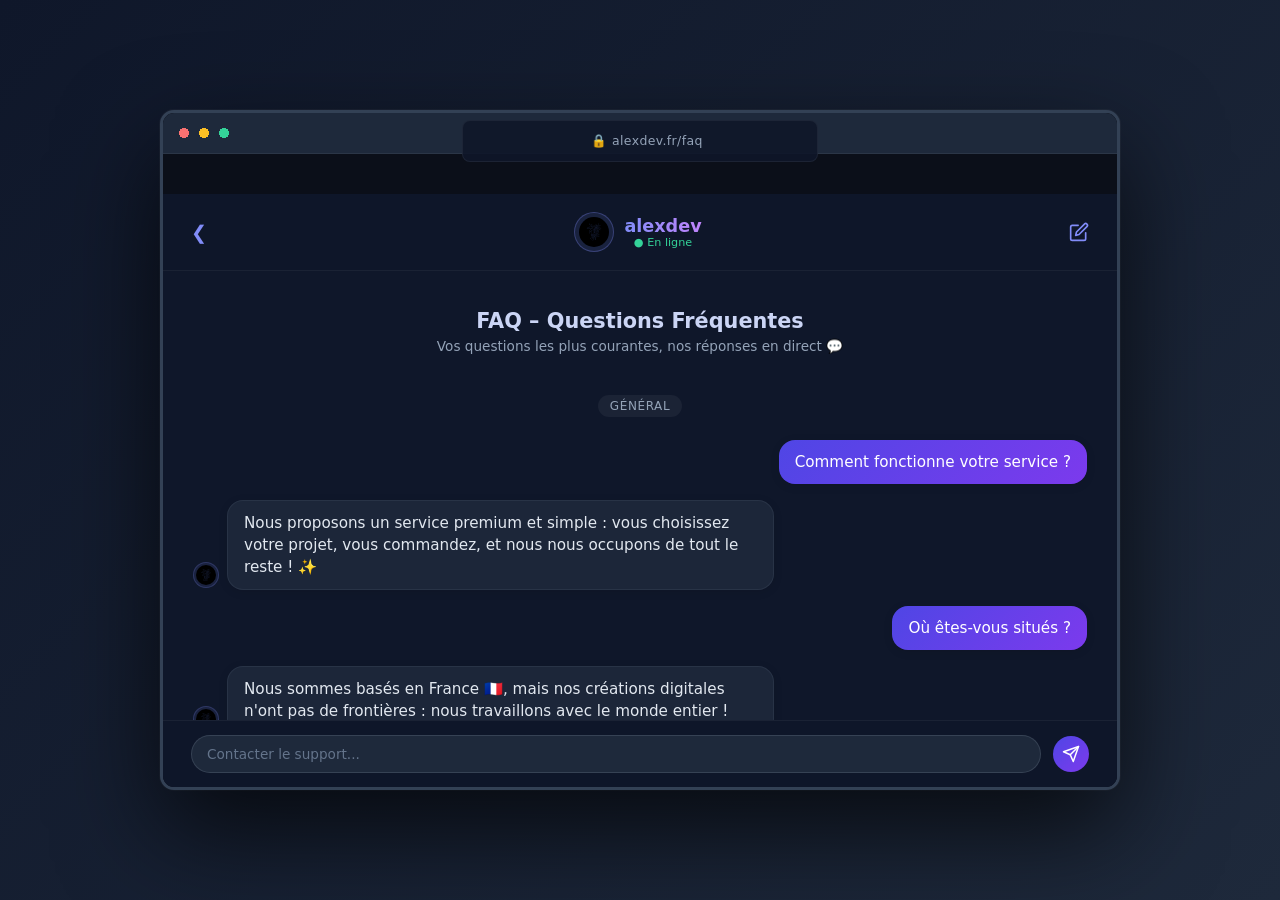
<file: index.html>
<!DOCTYPE html>
<html lang="fr">

<head>
    <meta charset="UTF-8">
    <meta name="viewport" content="width=device-width, initial-scale=1.0">
    <title>FAQ - alexdev</title>
    <link rel="stylesheet" href="style.css">
</head>

<body>
    <div class="phone-frame">
        <!-- L'encoche (notch) du faux téléphone -->
        <div class="notch"></div>

        <div class="phone-screen">
            <div class="chat-header">
                <div class="header-back">
                    <a href="index.html" style="text-decoration:none;"><span>❮</span></a>
                </div>
                <div class="header-content">
                    <img src="logo.svg" alt="alexdev logo" class="chat-avatar">
                    <div class="chat-info">
                        <h2>alexdev</h2>
                        <span class="status">● En ligne</span>
                    </div>
                </div>
                <div class="header-actions">
                    <a href="contact.html" title="Contactez-nous">
                        <svg viewBox="0 0 24 24" fill="none" stroke="currentColor" stroke-width="2"
                            stroke-linecap="round" stroke-linejoin="round" style="width: 20px; height: 20px;">
                            <path d="M11 4H4a2 2 0 0 0-2 2v14a2 2 0 0 0 2 2h14a2 2 0 0 0 2-2v-7"></path>
                            <path d="M18.5 2.5a2.121 2.121 0 0 1 3 3L12 15l-4 1 1-4 9.5-9.5z"></path>
                        </svg>
                    </a>
                </div>
            </div>

            <div class="chat-window">

                <div class="chat-intro">
                    <h1>FAQ – Questions Fréquentes</h1>
                    <p>Vos questions les plus courantes, nos réponses en direct 💬</p>
                </div>

                <div class="chat-divider"><span>Général</span></div>

                <div class="message sent">
                    <div class="bubble bubble-sent">Comment fonctionne votre service ?</div>
                </div>
                <div class="message received">
                    <img src="logo.svg" alt="alexdev logo" class="msg-avatar">
                    <div class="bubble bubble-received">Nous proposons un service premium et simple : vous choisissez
                        votre projet, vous commandez, et nous nous occupons de tout le reste ! ✨</div>
                </div>

                <div class="message sent">
                    <div class="bubble bubble-sent">Où êtes-vous situés ?</div>
                </div>
                <div class="message received">
                    <img src="logo.svg" alt="alexdev logo" class="msg-avatar">
                    <div class="bubble bubble-received">Nous sommes basés en France 🇫🇷, mais nos créations digitales
                        n'ont pas de frontières : nous travaillons avec le monde entier !</div>
                </div>

                <div class="chat-divider"><span>Commandes</span></div>

                <div class="message sent">
                    <div class="bubble bubble-sent">Comment passer une commande ?</div>
                </div>
                <div class="message received">
                    <img src="logo.svg" alt="alexdev logo" class="msg-avatar">
                    <div class="bubble bubble-received">C'est rapide : sélectionnez un service sur fiverr <a
                            href="https://fr.fiverr.com/leroialexis?public_mode=true">ici</a>, ajoutez-le au panier et
                        suivez les étapes de paiement sécurisé.</div>
                </div>


                <div class="chat-divider"><span>Paiement & Facturation</span></div>

                <div class="message sent">
                    <div class="bubble bubble-sent">Quelles méthodes de paiement acceptez-vous ?</div>
                </div>
                <div class="message received">
                    <img src="logo.svg" alt="alexdev logo" class="msg-avatar">
                    <div class="bubble bubble-received">Cartes bancaires (Stripe), PayPal et virements bancaires
                        classiques 💳.</div>
                </div>

                <div class="chat-divider"><span>Délais & Livraison</span></div>

                <div class="message sent">
                    <div class="bubble bubble-sent">Combien de temps pour recevoir ma commande ?</div>
                </div>
                <div class="message received">
                    <img src="logo.svg" alt="alexdev logo" class="msg-avatar">
                    <div class="bubble bubble-received">Généralement entre 2 et 5 jours ouvrés, en fonction de la
                        complexité du projet et de votre demande spécifique 🚀.</div>
                </div>

                <div class="chat-divider"><span>Besoin d’aide ?</span></div>

                <div class="message sent">
                    <div class="bubble bubble-sent">Mince, je n'ai pas trouvé ma réponse...</div>
                </div>
                <div class="message received">
                    <img src="logo.svg" alt="alexdev logo" class="msg-avatar">
                    <div class="bubble bubble-received">Pas de problème ! Vous pouvez nous parler directement via la <a
                            href="contact.html">page de contact</a>. On a hâte de vous lire ! 👋</div>
                </div>

                <div style="height: 10px;"></div>
            </div>

            <!-- Faux champ de saisie en bas -->
            <div class="chat-input-bar">
                <a href="contact.html"
                    style="text-decoration: none; width: 100%; display: flex; align-items: center; justify-content: space-between;">
                    <div class="input-fake">Contacter le support...</div>
                    <div class="send-btn">
                        <svg viewBox="0 0 24 24" fill="none" stroke="currentColor" stroke-width="2"
                            stroke-linecap="round" stroke-linejoin="round" style="width: 18px; height: 18px;">
                            <line x1="22" y1="2" x2="11" y2="13"></line>
                            <polygon points="22 2 15 22 11 13 2 9 22 2"></polygon>
                        </svg>
                    </div>
                </a>
            </div>

        </div>
    </div>
    <!-- Pied décoratif (visible uniquement sur desktop ≥ 1200px) -->
    <div class="laptop-stand"></div>
</body>

</html>
</file>
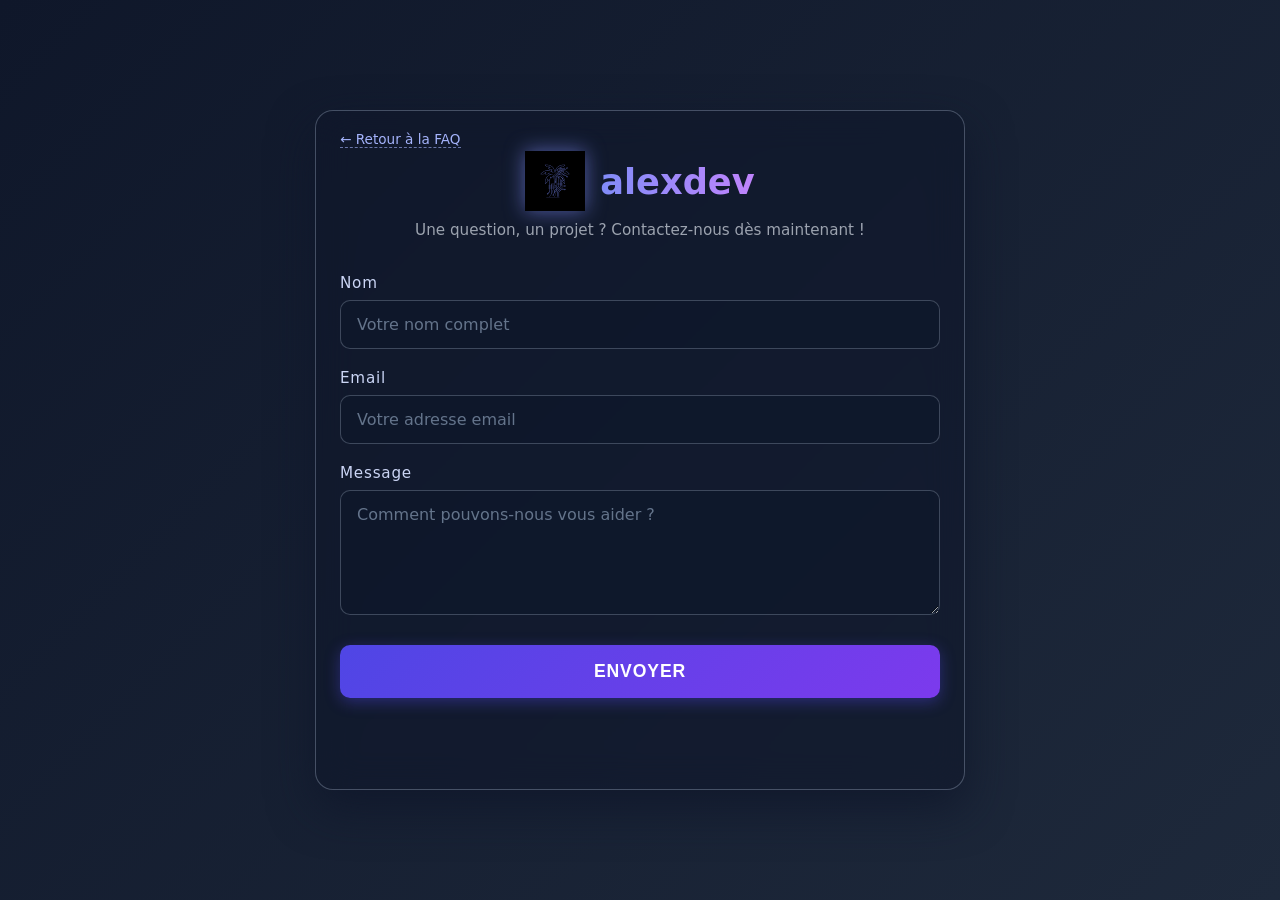
<file: contact.html>
<!DOCTYPE html>
<html lang="fr">
<head>
    <meta charset="UTF-8">
    <meta name="viewport" content="width=device-width, initial-scale=1.0">
    <title>Contact - alexdev</title>
    <!-- On réutilise le style global de la FAQ -->
    <link rel="stylesheet" href="style.css">
    <link rel="stylesheet" href="contact.css">
</head>
<body>
    <section class="faq contact-section">
        <a href="index.html" class="back-link">← Retour à la FAQ</a>
        
        <div class="contact-header">
            <img src="logo.svg" alt="alexdev logo" class="logo">
            <h1>alexdev</h1>
        </div>
        
        <p>Une question, un projet ? Contactez-nous dès maintenant !</p>

        <form id="contact-form" class="contact-form">
            <div class="form-group">
                <label for="name">Nom</label>
                <input type="text" id="name" name="name" required placeholder="Votre nom complet" autocomplete="name">
            </div>
            
            <div class="form-group">
                <label for="email">Email</label>
                <input type="email" id="email" name="email" required placeholder="Votre adresse email" autocomplete="email">
            </div>

            <div class="form-group">
                <label for="message">Message</label>
                <textarea id="message" name="message" rows="5" required placeholder="Comment pouvons-nous vous aider ?"></textarea>
            </div>

            <button type="submit" id="submit-btn" class="custom-button">Envoyer</button>
            <div id="form-status" class="form-status"></div>
        </form>
    </section>

    <!-- Inclusion du JS compilé depuis le TS -->
    <script src="contact.js"></script>
</body>
</html>
</file>
<file: style.css>
/* Reset léger */
* {
    margin: 0;
    padding: 0;
    box-sizing: border-box;
}

/* Fond global */
body {
    font-family: system-ui, -apple-system, BlinkMacSystemFont, "Segoe UI", sans-serif;
    background: linear-gradient(135deg, #0f172a, #1e293b);
    color: #e5e7eb;
    min-height: 100vh;
    display: flex;
    justify-content: center;
    align-items: flex-start;
    padding: 40px 16px;
}

/* Conteneur FAQ */
.faq {
    max-width: 800px;
    width: 100%;
    background: rgba(15, 23, 42, 0.55);
    border-radius: 18px;
    padding: 24px 24px 32px;
    border: 1px solid rgba(148, 163, 184, 0.4);
    box-shadow: 0 18px 45px rgba(15, 23, 42, 0.8);
    backdrop-filter: blur(18px);
    -webkit-backdrop-filter: blur(18px);
}

/* Titres */
.faq h1 {
    font-size: 1.8rem;
    margin-bottom: 8px;
    color: #f9fafb;
}

.faq>p {
    font-size: 0.95rem;
    color: #9ca3af;
    margin-bottom: 20px;
}

.faq h2 {
    font-size: 1.1rem;
    margin-top: 24px;
    margin-bottom: 10px;
    text-transform: uppercase;
    letter-spacing: 0.08em;
    color: #cbd5f5;
}

/* Items */
.faq-item {
    padding: 12px 14px;
    margin-bottom: 8px;
    border-radius: 12px;
    background: rgba(15, 23, 42, 0.65);
    border: 1px solid rgba(148, 163, 184, 0.35);
    transition: transform 0.18s ease, box-shadow 0.18s ease, border-color 0.18s ease, background 0.18s ease;
}

.faq-item h3 {
    font-size: 0.98rem;
    margin-bottom: 6px;
    color: #e5e7eb;
}

.faq-item p {
    font-size: 0.9rem;
    color: #9ca3af;
    line-height: 1.5;
}

/* Hover subtil */
.faq-item:hover {
    transform: translateY(-2px);
    box-shadow: 0 12px 30px rgba(15, 23, 42, 0.9);
    border-color: rgba(129, 140, 248, 0.7);
    background: rgba(15, 23, 42, 0.8);
}

/* Liens */
.faq a {
    color: #a5b4fc;
    text-decoration: none;
    border-bottom: 1px dashed rgba(165, 180, 252, 0.6);
}

.faq a:hover {
    border-bottom-style: solid;
}

/* Responsive */
@media (max-width: 600px) {
    .faq {
        padding: 18px 16px 24px;
    }

    .faq h1 {
        font-size: 1.5rem;
    }

    .brand-name {
        font-size: 1.8rem;
    }

    .logo {
        width: 45px;
        height: 45px;
    }
}

/* Header Branding */
.brand-header {
    display: flex;
    align-items: center;
    justify-content: center;
    gap: 15px;
    margin-bottom: 25px;
    padding-bottom: 20px;
    border-bottom: 1px solid rgba(148, 163, 184, 0.2);
}

.logo {
    width: 60px;
    height: 60px;
    animation: floating 3s ease-in-out infinite;
    filter: drop-shadow(0 0 10px rgba(129, 140, 248, 0.6));
}

.brand-name {
    font-size: 2.2rem;
    font-weight: bold;
    margin: 0 !important;
    background: linear-gradient(to right, #818cf8, #c084fc);
    -webkit-background-clip: text;
    -webkit-text-fill-color: transparent;
}

@keyframes floating {
    0% { transform: translateY(0px); }
    50% { transform: translateY(-8px); }
    100% { transform: translateY(0px); }
}

/* =========================================
   PHONE INTERFACE (iMessage/SMS UI)
   ========================================= */

.phone-frame {
    position: relative;
    width: 380px;
    height: 750px;
    background: #0b0f19;
    border-radius: 45px;
    box-shadow: 0 25px 60px rgba(0, 0, 0, 0.6), inset 0 0 8px rgba(255, 255, 255, 0.1);
    border: 8px solid #1e293b;
    overflow: hidden;
    margin: 10px auto;
    display: flex;
    flex-direction: column;
}

/* Notch to sell the illusion */
.notch {
    position: absolute;
    top: 0;
    left: 50%;
    transform: translateX(-50%);
    width: 140px;
    height: 25px;
    background: #1e293b;
    border-bottom-left-radius: 15px;
    border-bottom-right-radius: 15px;
    z-index: 100;
}

.phone-screen {
    flex: 1;
    background: #0f172a;
    display: flex;
    flex-direction: column;
    overflow: hidden;
    position: relative;
    border-radius: 37px; /* matches inner radius */
}

/* Chat Header */
.chat-header {
    background: rgba(15, 23, 42, 0.85);
    backdrop-filter: blur(10px);
    -webkit-backdrop-filter: blur(10px);
    padding: 35px 20px 15px 20px; /* larger top padding for notch */
    display: flex;
    align-items: center;
    justify-content: space-between;
    border-bottom: 1px solid rgba(255, 255, 255, 0.05);
    z-index: 50;
    position: relative;
}

.header-back span {
    color: #818cf8;
    font-size: 1.2rem;
    cursor: pointer;
    font-weight: bold;
}

.header-content {
    display: flex;
    align-items: center;
    gap: 10px;
}

.chat-avatar {
    width: 40px;
    height: 40px;
    border-radius: 50%;
    background: rgba(129, 140, 248, 0.1);
    padding: 4px;
    border: 1px solid rgba(129, 140, 248, 0.3);
}

.chat-info {
    display: flex;
    flex-direction: column;
    align-items: center;
}

.chat-info h2 {
    font-size: 1.05rem;
    margin: 0;
    font-weight: 600;
    background: linear-gradient(to right, #818cf8, #c084fc);
    -webkit-background-clip: text;
    -webkit-text-fill-color: transparent;
}

.chat-info .status {
    font-size: 0.70rem;
    color: #34d399;
}

.header-actions a {
    color: #818cf8;
    display: flex;
    align-items: center;
}

/* Chat Window - Scrollable */
.chat-window {
    flex: 1;
    overflow-y: auto;
    padding: 20px 15px;
    display: flex;
    flex-direction: column;
    gap: 12px;
}

.chat-window::-webkit-scrollbar {
    width: 4px;
}
.chat-window::-webkit-scrollbar-thumb {
    background: rgba(148, 163, 184, 0.2);
    border-radius: 4px;
}

/* Intro Text inside chat */
.chat-intro {
    text-align: center;
    margin-bottom: 15px;
    margin-top: 10px;
}

.chat-intro h1 {
    font-size: 1.1rem;
    color: #cbd5f5;
    margin-bottom: 5px;
}

.chat-intro p {
    font-size: 0.85rem;
    color: #94a3b8;
}

/* Date/Category divider */
.chat-divider {
    text-align: center;
    margin: 10px 0;
}

.chat-divider span {
    font-size: 0.75rem;
    color: #94a3b8;
    background: rgba(255, 255, 255, 0.05);
    padding: 4px 12px;
    border-radius: 12px;
    text-transform: uppercase;
    letter-spacing: 0.05em;
    font-weight: 500;
}

/* Messages */
.message {
    display: flex;
    max-width: 85%;
    transform: translateY(20px);
    opacity: 0;
    animation: slideUpFade 0.4s ease forwards;
}

@keyframes slideUpFade {
    to { transform: translateY(0); opacity: 1; }
}

.message:nth-child(2) { animation-delay: 0.1s; }
.message:nth-child(3) { animation-delay: 0.25s; }
.message:nth-child(4) { animation-delay: 0.4s; }
.message:nth-child(5) { animation-delay: 0.55s; }
.message:nth-child(6) { animation-delay: 0.7s; }
.message:nth-child(7) { animation-delay: 0.85s; }
.message:nth-child(8) { animation-delay: 1.0s; }
.message:nth-child(n+9) { animation-delay: 1.15s; }

.sent {
    align-self: flex-end;
    justify-content: flex-end;
}

.received {
    align-self: flex-start;
    gap: 8px;
    align-items: flex-end;
}

.msg-avatar {
    width: 26px;
    height: 26px;
    border-radius: 50%;
    margin-bottom: 2px;
    flex-shrink: 0;
    background: rgba(129, 140, 248, 0.1);
    padding: 2px;
    border: 1px solid rgba(129, 140, 248, 0.2);
}

.bubble {
    padding: 10px 14px;
    font-size: 0.9rem;
    line-height: 1.45;
    border-radius: 18px;
    word-wrap: break-word;
    box-shadow: 0 2px 10px rgba(0,0,0,0.1);
}

.bubble-sent {
    background: linear-gradient(135deg, #4f46e5, #7c3aed);
    color: #fff;
    border-bottom-right-radius: 4px;
}

.bubble-received {
    background: rgba(30, 41, 59, 0.9);
    color: #e2e8f0;
    border: 1px solid rgba(148, 163, 184, 0.1);
    border-bottom-left-radius: 4px;
}

.bubble-received a {
    color: #a5b4fc;
    text-decoration: underline;
}

/* Fake Input Bar */
.chat-input-bar {
    padding: 12px 16px;
    background: rgba(15, 23, 42, 0.9);
    border-top: 1px solid rgba(255, 255, 255, 0.05);
    backdrop-filter: blur(10px);
    z-index: 50;
}

.input-fake {
    flex: 1;
    background: rgba(30, 41, 59, 1);
    border: 1px solid rgba(148, 163, 184, 0.2);
    border-radius: 20px;
    padding: 10px 15px;
    color: #64748b;
    font-size: 0.85rem;
}

.send-btn {
    width: 36px;
    height: 36px;
    background: linear-gradient(135deg, #4f46e5, #7c3aed);
    border-radius: 50%;
    display: flex;
    align-items: center;
    justify-content: center;
    color: white;
    margin-left: 12px;
    transition: transform 0.2s ease, box-shadow 0.2s ease;
    flex-shrink: 0;
}

.send-btn:hover {
    transform: scale(1.05);
    box-shadow: 0 4px 10px rgba(79, 70, 229, 0.4);
}

/* =========================================
   RESPONSIVE DEVICE FRAMES
   ========================================= */

/* ── MOBILE (< 768px) : Téléphone ── */
@media (max-width: 767px) {
    body {
        padding: 20px 12px;
        align-items: flex-start;
        justify-content: center;
    }

    .phone-frame {
        width: 100%;
        max-width: 400px;
        height: calc(100vh - 40px);
        border-radius: 40px;
        border: 7px solid #1e293b;
        margin: 0 auto;
    }

    .phone-screen {
        border-radius: 34px;
    }

    .notch {
        width: 120px;
        height: 22px;
    }
}

/* ── TABLET (768px – 1199px) : Tablette ── */
@media (min-width: 768px) and (max-width: 1199px) {
    body {
        padding: 30px 24px;
        align-items: flex-start;
    }

    /* Outer device becomes a tablet frame */
    .phone-frame {
        width: 600px;
        height: 820px;
        border-radius: 28px;
        border: 14px solid #1e293b;
        box-shadow:
            0 30px 80px rgba(0, 0, 0, 0.7),
            inset 0 0 0 2px rgba(255, 255, 255, 0.06);
        margin: 0 auto;
        position: relative;
    }

    .phone-screen {
        border-radius: 16px;
    }

    /* Hide phone notch — tablets have no notch, add home bar instead */
    .notch {
        display: none;
    }

    /* Add a camera dot at the top for tablet look */
    .phone-frame::before {
        content: "";
        position: absolute;
        top: -9px;
        left: 50%;
        transform: translateX(-50%);
        width: 8px;
        height: 8px;
        background: #334155;
        border-radius: 50%;
        z-index: 200;
    }

    /* Home button bar at bottom */
    .phone-frame::after {
        content: "";
        position: absolute;
        bottom: -10px;
        left: 50%;
        transform: translateX(-50%);
        width: 60px;
        height: 5px;
        background: #334155;
        border-radius: 4px;
        z-index: 200;
    }

    /* Enlarge chat header padding — less notch compensation */
    .chat-header {
        padding: 22px 24px 16px 24px;
    }

    .chat-info h2 {
        font-size: 1.15rem;
    }

    .bubble {
        font-size: 1rem;
        padding: 12px 16px;
    }

    .chat-intro h1 {
        font-size: 1.25rem;
    }
}

/* ── DESKTOP (≥ 1200px) : Ordinateur / Navigateur ── */
@media (min-width: 1200px) {
    body {
        padding: 40px 24px;
        align-items: center;
    }

    /* Wrap into a browser / laptop screen */
    .phone-frame {
        width: 960px;
        height: 680px;
        border-radius: 14px;
        border: 3px solid #334155;
        box-shadow:
            0 40px 100px rgba(0, 0, 0, 0.7),
            0 0 0 1px rgba(255, 255, 255, 0.04);
        flex-direction: column;
        margin: 0 auto;
        /* Remove handheld phone look */
        background: #0b0f19;
    }

    /* No physical notch on desktop */
    .notch {
        display: none;
    }

    /* Browser chrome bar at the top */
    .phone-frame::before {
        content: "";
        display: block;
        width: 100%;
        height: 40px;
        background: #1e293b;
        border-bottom: 1px solid rgba(255,255,255,0.06);
        flex-shrink: 0;
        border-top-left-radius: 11px;
        border-top-right-radius: 11px;
        /* Traffic-light dots */
        background-image:
            radial-gradient(circle, #f87171 5px, transparent 5px),
            radial-gradient(circle, #fbbf24 5px, transparent 5px),
            radial-gradient(circle, #34d399 5px, transparent 5px);
        background-size: 14px 14px;
        background-repeat: no-repeat;
        background-position: 14px center, 34px center, 54px center;
    }

    /* Address bar */
    .phone-frame::after {
        content: "🔒  alexdev.fr/faq";
        position: absolute;
        top: 0;
        left: 50%;
        transform: translateX(-50%);
        height: 40px;
        width: 340px;
        background: rgba(15, 23, 42, 0.9);
        border-radius: 8px;
        margin-top: 7px;
        font-size: 0.78rem;
        color: #94a3b8;
        display: flex;
        align-items: center;
        justify-content: center;
        line-height: 26px;
        padding-left: 14px;
        letter-spacing: 0.03em;
        z-index: 200;
        border: 1px solid rgba(255,255,255,0.06);
    }

    .phone-screen {
        border-radius: 0 0 11px 11px;
        margin-top: 40px; /* offset for the browser chrome bar */
        height: calc(100% - 40px);
    }

    /* Multi-column chat on wide screens */
    .chat-window {
        padding: 28px 30px;
        gap: 16px;
    }

    .message {
        max-width: 65%;
    }

    .chat-header {
        padding: 18px 28px;
    }

    .chat-info h2 {
        font-size: 1.1rem;
    }

    .bubble {
        font-size: 0.95rem;
        padding: 11px 16px;
        border-radius: 16px;
    }

    .chat-intro h1 {
        font-size: 1.3rem;
    }

    .chat-input-bar {
        padding: 14px 28px;
    }

    /* Laptop base — purely decorative, below the frame */
}

/* Laptop stand decoration (desktop only) */
@media (min-width: 1200px) {
    body {
        flex-direction: column;
    }

    .laptop-stand {
        display: block;
    }
}

.laptop-stand {
    display: none;
    width: 200px;
    height: 22px;
    background: linear-gradient(to bottom, #1e293b, #0f172a);
    margin: 0 auto;
    border-radius: 0 0 8px 8px;
    box-shadow: 0 6px 20px rgba(0,0,0,0.4);
    position: relative;
}

.laptop-stand::after {
    content: "";
    position: absolute;
    bottom: 0;
    left: 50%;
    transform: translateX(-50%);
    width: 380px;
    height: 6px;
    background: #1e293b;
    border-radius: 0 0 6px 6px;
    box-shadow: 0 4px 14px rgba(0,0,0,0.5);
}
</file>
<file: contact.css>
/* Contact Section specific */
.contact-section {
    max-width: 650px;
    display: flex;
    flex-direction: column;
    align-items: center;
    position: relative;
    padding-top: 40px;
}

.back-link {
    position: absolute;
    top: 20px;
    left: 24px;
    font-size: 0.85rem;
    color: #9ca3af;
    text-decoration: none;
    border-bottom: 1px dashed transparent;
    transition: all 0.2s ease;
}

.back-link:hover {
    color: #e5e7eb;
    border-bottom: 1px dashed #e5e7eb;
}

.contact-header {
    display: flex;
    align-items: center;
    gap: 15px;
    margin-bottom: 10px;
}

.logo {
    width: 60px;
    height: 60px;
    animation: floating 3s ease-in-out infinite;
    filter: drop-shadow(0 0 10px rgba(129, 140, 248, 0.6));
}

.contact-header h1 {
    margin: 0 !important;
    font-size: 2.2rem;
    background: linear-gradient(to right, #818cf8, #c084fc);
    -webkit-background-clip: text;
    -webkit-text-fill-color: transparent;
}

@keyframes floating {
    0% { transform: translateY(0px); }
    50% { transform: translateY(-8px); }
    100% { transform: translateY(0px); }
}

.contact-form {
    width: 100%;
    display: flex;
    flex-direction: column;
    gap: 20px;
    margin-top: 15px;
}

.form-group {
    display: flex;
    flex-direction: column;
    text-align: left;
}

.form-group label {
    font-size: 0.95rem;
    color: #cbd5f5;
    margin-bottom: 8px;
    letter-spacing: 0.05em;
    font-weight: 500;
}

.form-group input,
.form-group textarea {
    width: 100%;
    padding: 14px 16px;
    border-radius: 10px;
    background: rgba(15, 23, 42, 0.65);
    border: 1px solid rgba(148, 163, 184, 0.35);
    color: #e5e7eb;
    font-size: 1rem;
    font-family: inherit;
    transition: all 0.3s ease;
    outline: none;
}

.form-group input:focus,
.form-group textarea:focus {
    border-color: rgba(129, 140, 248, 0.9);
    box-shadow: 0 0 12px rgba(129, 140, 248, 0.4);
    background: rgba(15, 23, 42, 0.85);
}

.form-group input::placeholder,
.form-group textarea::placeholder {
    color: #64748b;
}

.custom-button {
    margin-top: 10px;
    padding: 16px 20px;
    background: linear-gradient(135deg, #4f46e5, #7c3aed);
    color: #fff;
    border: none;
    border-radius: 10px;
    font-size: 1.1rem;
    font-weight: 600;
    cursor: pointer;
    transition: transform 0.2s ease, box-shadow 0.2s ease, background 0.2s ease;
    box-shadow: 0 4px 15px rgba(79, 70, 229, 0.4);
    position: relative;
    overflow: hidden;
    letter-spacing: 0.05em;
    text-transform: uppercase;
}

.custom-button:hover {
    transform: translateY(-2px);
    box-shadow: 0 8px 25px rgba(79, 70, 229, 0.6);
    background: linear-gradient(135deg, #6366f1, #8b5cf6);
}

.custom-button:active {
    transform: translateY(1px);
    box-shadow: 0 4px 10px rgba(79, 70, 229, 0.4);
}

.form-status {
    margin-top: 15px;
    font-size: 1rem;
    text-align: center;
    min-height: 24px;
    opacity: 0;
    transition: opacity 0.3s ease, transform 0.3s ease;
    font-weight: 500;
}

.form-status.success {
    color: #34d399;
}

.form-status.error {
    color: #f87171;
}

/* TS animation classes */
.input-focus-animate {
    transform: scale(1.02);
}

.button-loading {
    pointer-events: none;
    opacity: 0.8;
    color: transparent !important;
}

.button-loading::after {
    content: "";
    display: inline-block;
    width: 20px;
    height: 20px;
    border: 3px solid rgba(255,255,255,0.3);
    border-radius: 50%;
    border-top-color: #fff;
    position: absolute;
    left: 50%;
    top: 50%;
    margin-left: -13px;
    margin-top: -13px;
    animation: spin 1s ease-in-out infinite;
}

@keyframes spin {
    to { transform: rotate(360deg); }
}

@media (max-width: 600px) {
    .contact-section {
        padding-top: 50px;
    }
    .back-link {
        top: 15px;
        left: 16px;
    }
    .contact-header h1 {
        font-size: 1.8rem;
    }
    .logo {
        width: 45px;
        height: 45px;
    }
}
</file>
